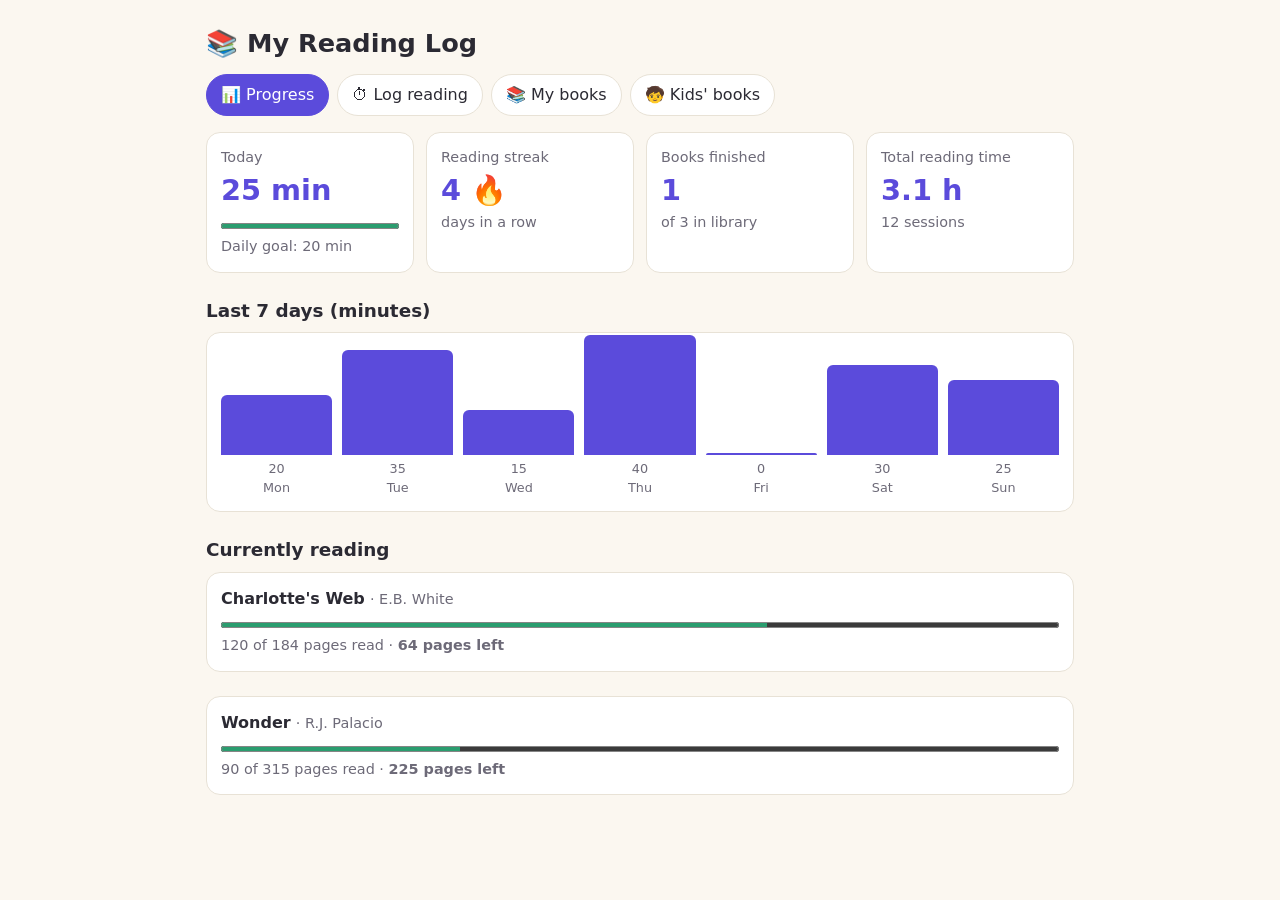
<file: php_1/files/index.html>
<!DOCTYPE html><html lang="en"><head><meta charset="utf-8"><meta name="viewport" content="width=device-width, initial-scale=1"><title>Progress · My Reading Log</title><link rel="stylesheet" href="style.css"></head><body><div class="wrap">
<h1>📚 My Reading Log</h1>
<nav><a href="index.html" class="on">📊 Progress</a><a href="log.html" >⏱ Log reading</a><a href="books.php" >📚 My books</a><a href="kids.html" >🧒 Kids' books</a></nav>
<!-- PHP LATER: replace the sample numbers with values from the database -->
<div class="grid">
<div class="card"><div class="mu">Today</div><div class="big">25 min</div><progress value="25" max="20"></progress><div class="mu">Daily goal: 20 min</div></div>
<div class="card"><div class="mu">Reading streak</div><div class="big">4 🔥</div><div class="mu">days in a row</div></div>
<div class="card"><div class="mu">Books finished</div><div class="big">1</div><div class="mu">of 3 in library</div></div>
<div class="card"><div class="mu">Total reading time</div><div class="big">3.1 h</div><div class="mu">12 sessions</div></div>
</div>
<h2>Last 7 days (minutes)</h2>
<div class="card"><div class="bars">
<div><span style="height:60px"></span>20<br>Mon</div><div><span style="height:105px"></span>35<br>Tue</div><div><span style="height:45px"></span>15<br>Wed</div><div><span style="height:120px"></span>40<br>Thu</div><div><span style="height:2px"></span>0<br>Fri</div><div><span style="height:90px"></span>30<br>Sat</div><div><span style="height:75px"></span>25<br>Sun</div>
</div></div>
<h2>Currently reading</h2>
<div class="card"><b>Charlotte's Web</b> <span class="mu">· E.B. White</span><progress value="120" max="184"></progress><div class="mu">120 of 184 pages read · <b>64 pages left</b></div></div>
<br><div class="card"><b>Wonder</b> <span class="mu">· R.J. Palacio</span><progress value="90" max="315"></progress><div class="mu">90 of 315 pages read · <b>225 pages left</b></div></div>
</div></body></html>
</file>
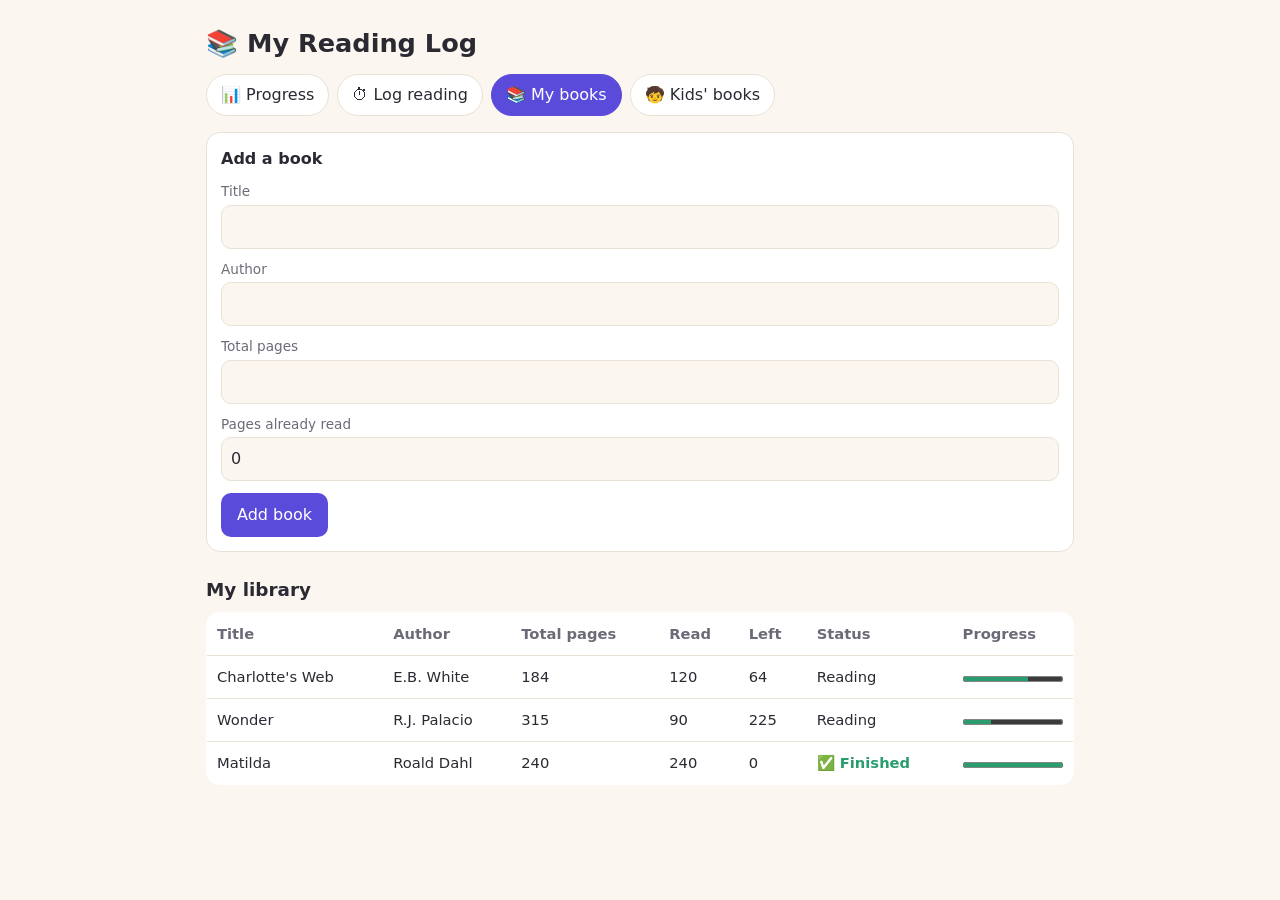
<file: php_1/files/books.html>
<!DOCTYPE html><html lang="en"><head><meta charset="utf-8"><meta name="viewport" content="width=device-width, initial-scale=1"><title>My books · My Reading Log</title><link rel="stylesheet" href="style.css"></head><body><div class="wrap">
<h1>📚 My Reading Log</h1>
<nav><a href="index.html" >📊 Progress</a><a href="log.html" >⏱ Log reading</a><a href="books.html" class="on">📚 My books</a><a href="kids.html" >🧒 Kids' books</a></nav>
<div class="card"><b>Add a book</b>
<form action="add_book.php" method="post">
<label for="title">Title</label><input id="title" name="title" required>
<label for="author">Author</label><input id="author" name="author">
<label for="total_pages">Total pages</label><input id="total_pages" name="total_pages" type="number" min="1" required>
<label for="pages_read">Pages already read</label><input id="pages_read" name="pages_read" type="number" min="0" value="0">
<button type="submit">Add book</button>
</form></div>
<h2>My library</h2>
<div class="scroll"><table>
<tr><th>Title</th><th>Author</th><th>Total pages</th><th>Read</th><th>Left</th><th>Status</th><th>Progress</th></tr>
<!-- PHP LATER: loop over the books table and print one row per book -->
<tr><td>Charlotte's Web</td><td>E.B. White</td><td>184</td><td>120</td><td>64</td><td>Reading</td><td><progress value="120" max="184"></progress></td></tr>
<tr><td>Wonder</td><td>R.J. Palacio</td><td>315</td><td>90</td><td>225</td><td>Reading</td><td><progress value="90" max="315"></progress></td></tr>
<tr><td>Matilda</td><td>Roald Dahl</td><td>240</td><td>240</td><td>0</td><td class="done">✅ Finished</td><td><progress value="240" max="240"></progress></td></tr>
</table></div>
</div></body></html>
</file>
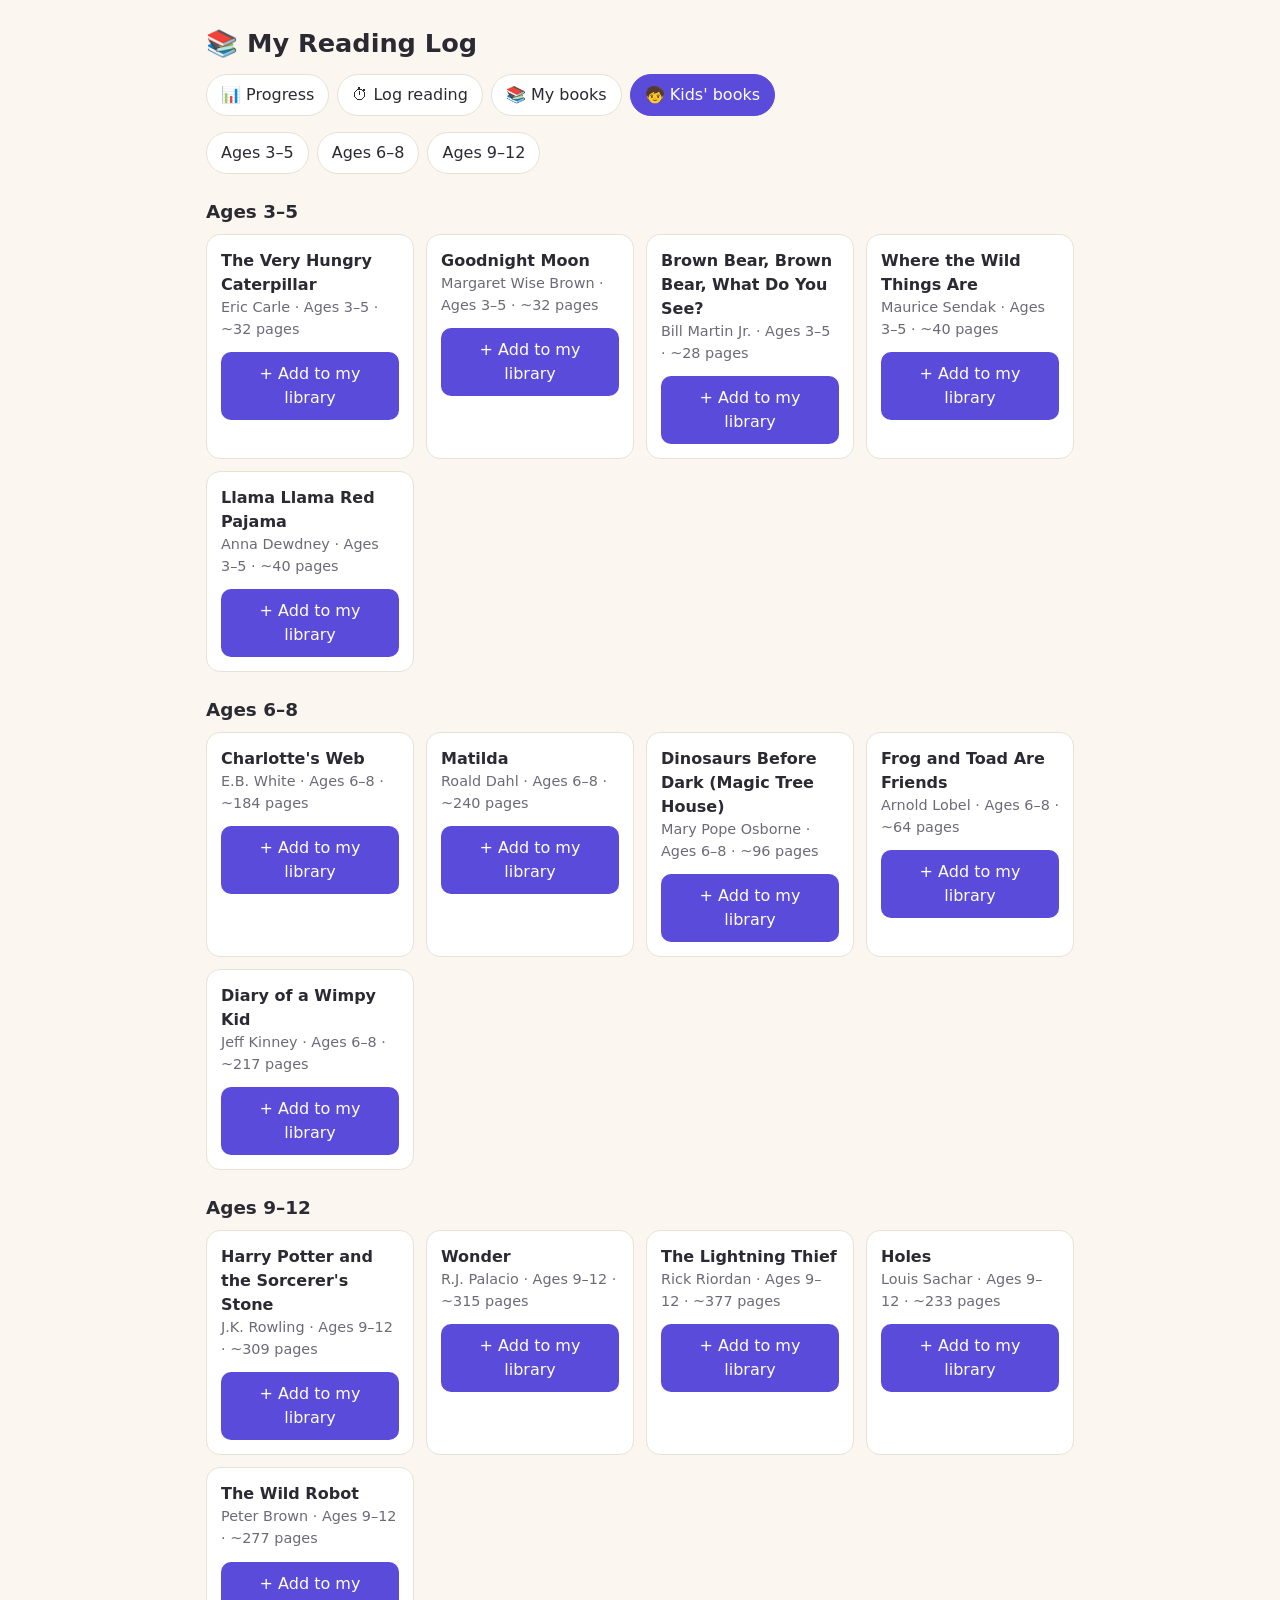
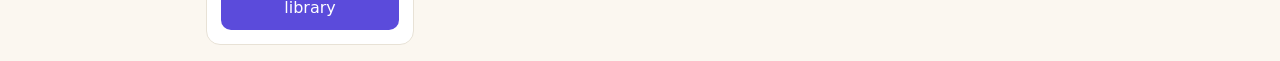
<file: php_1/files/kids.html>
<!DOCTYPE html><html lang="en"><head><meta charset="utf-8"><meta name="viewport" content="width=device-width, initial-scale=1"><title>Kids' books · My Reading Log</title><link rel="stylesheet" href="style.css"></head><body><div class="wrap">
<h1>📚 My Reading Log</h1>
<nav><a href="index.html" >📊 Progress</a><a href="log.html" >⏱ Log reading</a><a href="books.php" >📚 My books</a><a href="kids.html" class="on">🧒 Kids' books</a></nav>
<div class="chips"><a class="chip" href="#age-3-5">Ages 3–5</a><a class="chip" href="#age-6-8">Ages 6–8</a><a class="chip" href="#age-9-12">Ages 9–12</a></div>
<!-- PHP LATER: load these cards from the kids_books table -->
<h2 id="age-3-5">Ages 3–5</h2><div class="grid">
<div class="card"><b>The Very Hungry Caterpillar</b><div class="mu">Eric Carle · Ages 3–5 · ~32 pages</div><form action="add_kids_book.php" method="post"><input type="hidden" name="kids_book_id" value="1"><button type="submit">+ Add to my library</button></form></div>
<div class="card"><b>Goodnight Moon</b><div class="mu">Margaret Wise Brown · Ages 3–5 · ~32 pages</div><form action="add_kids_book.php" method="post"><input type="hidden" name="kids_book_id" value="2"><button type="submit">+ Add to my library</button></form></div>
<div class="card"><b>Brown Bear, Brown Bear, What Do You See?</b><div class="mu">Bill Martin Jr. · Ages 3–5 · ~28 pages</div><form action="add_kids_book.php" method="post"><input type="hidden" name="kids_book_id" value="3"><button type="submit">+ Add to my library</button></form></div>
<div class="card"><b>Where the Wild Things Are</b><div class="mu">Maurice Sendak · Ages 3–5 · ~40 pages</div><form action="add_kids_book.php" method="post"><input type="hidden" name="kids_book_id" value="4"><button type="submit">+ Add to my library</button></form></div>
<div class="card"><b>Llama Llama Red Pajama</b><div class="mu">Anna Dewdney · Ages 3–5 · ~40 pages</div><form action="add_kids_book.php" method="post"><input type="hidden" name="kids_book_id" value="5"><button type="submit">+ Add to my library</button></form></div>
</div><h2 id="age-6-8">Ages 6–8</h2><div class="grid">
<div class="card"><b>Charlotte's Web</b><div class="mu">E.B. White · Ages 6–8 · ~184 pages</div><form action="add_kids_book.php" method="post"><input type="hidden" name="kids_book_id" value="6"><button type="submit">+ Add to my library</button></form></div>
<div class="card"><b>Matilda</b><div class="mu">Roald Dahl · Ages 6–8 · ~240 pages</div><form action="add_kids_book.php" method="post"><input type="hidden" name="kids_book_id" value="7"><button type="submit">+ Add to my library</button></form></div>
<div class="card"><b>Dinosaurs Before Dark (Magic Tree House)</b><div class="mu">Mary Pope Osborne · Ages 6–8 · ~96 pages</div><form action="add_kids_book.php" method="post"><input type="hidden" name="kids_book_id" value="8"><button type="submit">+ Add to my library</button></form></div>
<div class="card"><b>Frog and Toad Are Friends</b><div class="mu">Arnold Lobel · Ages 6–8 · ~64 pages</div><form action="add_kids_book.php" method="post"><input type="hidden" name="kids_book_id" value="9"><button type="submit">+ Add to my library</button></form></div>
<div class="card"><b>Diary of a Wimpy Kid</b><div class="mu">Jeff Kinney · Ages 6–8 · ~217 pages</div><form action="add_kids_book.php" method="post"><input type="hidden" name="kids_book_id" value="10"><button type="submit">+ Add to my library</button></form></div>
</div><h2 id="age-9-12">Ages 9–12</h2><div class="grid">
<div class="card"><b>Harry Potter and the Sorcerer's Stone</b><div class="mu">J.K. Rowling · Ages 9–12 · ~309 pages</div><form action="add_kids_book.php" method="post"><input type="hidden" name="kids_book_id" value="11"><button type="submit">+ Add to my library</button></form></div>
<div class="card"><b>Wonder</b><div class="mu">R.J. Palacio · Ages 9–12 · ~315 pages</div><form action="add_kids_book.php" method="post"><input type="hidden" name="kids_book_id" value="12"><button type="submit">+ Add to my library</button></form></div>
<div class="card"><b>The Lightning Thief</b><div class="mu">Rick Riordan · Ages 9–12 · ~377 pages</div><form action="add_kids_book.php" method="post"><input type="hidden" name="kids_book_id" value="13"><button type="submit">+ Add to my library</button></form></div>
<div class="card"><b>Holes</b><div class="mu">Louis Sachar · Ages 9–12 · ~233 pages</div><form action="add_kids_book.php" method="post"><input type="hidden" name="kids_book_id" value="14"><button type="submit">+ Add to my library</button></form></div>
<div class="card"><b>The Wild Robot</b><div class="mu">Peter Brown · Ages 9–12 · ~277 pages</div><form action="add_kids_book.php" method="post"><input type="hidden" name="kids_book_id" value="15"><button type="submit">+ Add to my library</button></form></div>
</div>
</div></body></html>
</file>
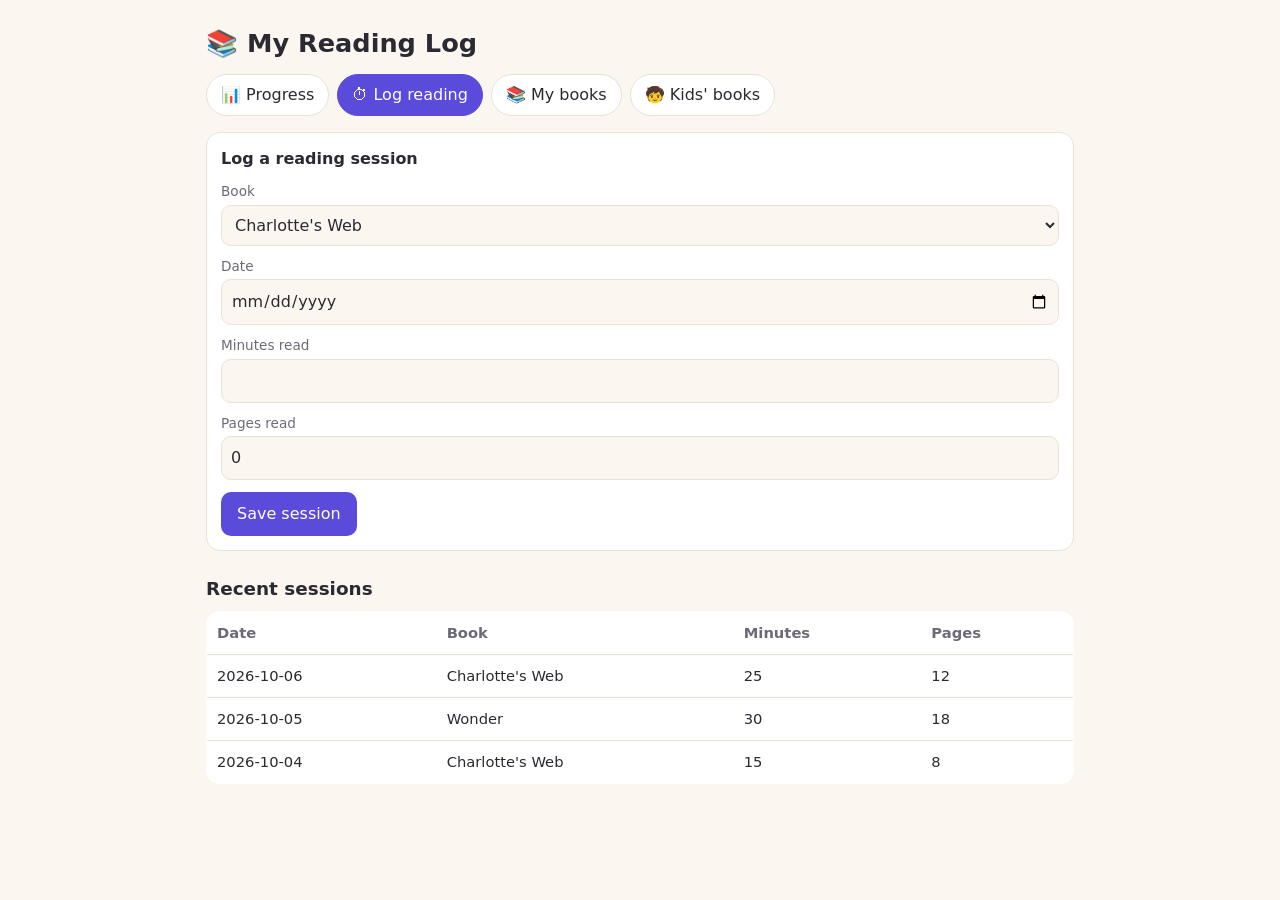
<file: php_1/files/log.html>
<!DOCTYPE html><html lang="en"><head><meta charset="utf-8"><meta name="viewport" content="width=device-width, initial-scale=1"><title>Log reading · My Reading Log</title><link rel="stylesheet" href="style.css"></head><body><div class="wrap">
<h1>📚 My Reading Log</h1>
<nav><a href="index.html" >📊 Progress</a><a href="log.html" class="on">⏱ Log reading</a><a href="books.php" >📚 My books</a><a href="kids.html" >🧒 Kids' books</a></nav>
<div class="card"><b>Log a reading session</b>
<form action="save_session.php" method="post">
<label for="book_id">Book</label>
<select id="book_id" name="book_id"><!-- PHP LATER: fill options from the books table -->
<option value="1">Charlotte's Web</option><option value="2">Wonder</option><option value="3">Matilda</option></select>
<label for="session_date">Date</label><input id="session_date" name="session_date" type="date" required>
<label for="minutes_read">Minutes read</label><input id="minutes_read" name="minutes_read" type="number" min="1" required>
<label for="pages_read">Pages read</label><input id="pages_read" name="pages_read" type="number" min="0" value="0">
<button type="submit">Save session</button>
</form></div>
<h2>Recent sessions</h2>
<div class="scroll"><table>
<tr><th>Date</th><th>Book</th><th>Minutes</th><th>Pages</th></tr>
<!-- PHP LATER: loop over the reading_sessions table -->
<tr><td>2026-10-06</td><td>Charlotte's Web</td><td>25</td><td>12</td></tr>
<tr><td>2026-10-05</td><td>Wonder</td><td>30</td><td>18</td></tr>
<tr><td>2026-10-04</td><td>Charlotte's Web</td><td>15</td><td>8</td></tr>
</table></div>
</div></body></html>
</file>
<file: php_1/files/style.css>
:root{--bg:#fbf7f0;--card:#fff;--tx:#2b2a33;--mu:#6d6a78;--ac:#5b4bdb;--ok:#2a9d6f;--bd:#e8e2d6}
@media (prefers-color-scheme:dark){:root{--bg:#17161d;--card:#22212b;--tx:#f1eff7;--mu:#a29fb0;--ac:#8f82ff;--ok:#4cc79a;--bd:#35333f}}
*{box-sizing:border-box}
body{margin:0;background:var(--bg);color:var(--tx);font:16px/1.5 system-ui,-apple-system,"Segoe UI",Roboto,sans-serif}
.wrap{max-width:900px;margin:0 auto;padding:16px}
h1{font-size:1.6rem;margin:8px 0 12px}h2{font-size:1.15rem;margin:24px 0 8px}
nav{display:flex;gap:8px;flex-wrap:wrap;margin-bottom:16px}
nav a,.chip{border:1px solid var(--bd);background:var(--card);color:var(--tx);padding:8px 14px;border-radius:999px;text-decoration:none}
nav a.on{background:var(--ac);border-color:var(--ac);color:#fff}
.grid{display:grid;grid-template-columns:repeat(auto-fit,minmax(200px,1fr));gap:12px}
.card{background:var(--card);border:1px solid var(--bd);border-radius:14px;padding:14px}
.big{font-size:1.8rem;font-weight:700;color:var(--ac)}.mu{color:var(--mu);font-size:.9rem}
label{display:block;font-size:.85rem;color:var(--mu);margin:10px 0 3px}
input,select{font:inherit;color:var(--tx);background:var(--bg);border:1px solid var(--bd);border-radius:10px;padding:9px;width:100%}
button{background:var(--ac);color:#fff;border:0;border-radius:10px;padding:10px 16px;font:inherit;cursor:pointer;margin-top:12px}
progress{width:100%;height:12px;accent-color:var(--ok)}
table{width:100%;border-collapse:collapse;background:var(--card);border:1px solid var(--bd);border-radius:14px;overflow:hidden}
th,td{padding:10px;text-align:left;border-bottom:1px solid var(--bd);font-size:.92rem}
th{color:var(--mu);font-weight:600}
.scroll{overflow-x:auto}
.bars{display:flex;gap:10px;align-items:flex-end;height:150px}
.bars div{flex:1;text-align:center;font-size:.8rem;color:var(--mu)}
.bars span{display:block;background:var(--ac);border-radius:6px 6px 0 0;margin-bottom:4px}
.done{color:var(--ok);font-weight:600}
.chips{display:flex;gap:8px;flex-wrap:wrap;margin-bottom:8px}
</file>
